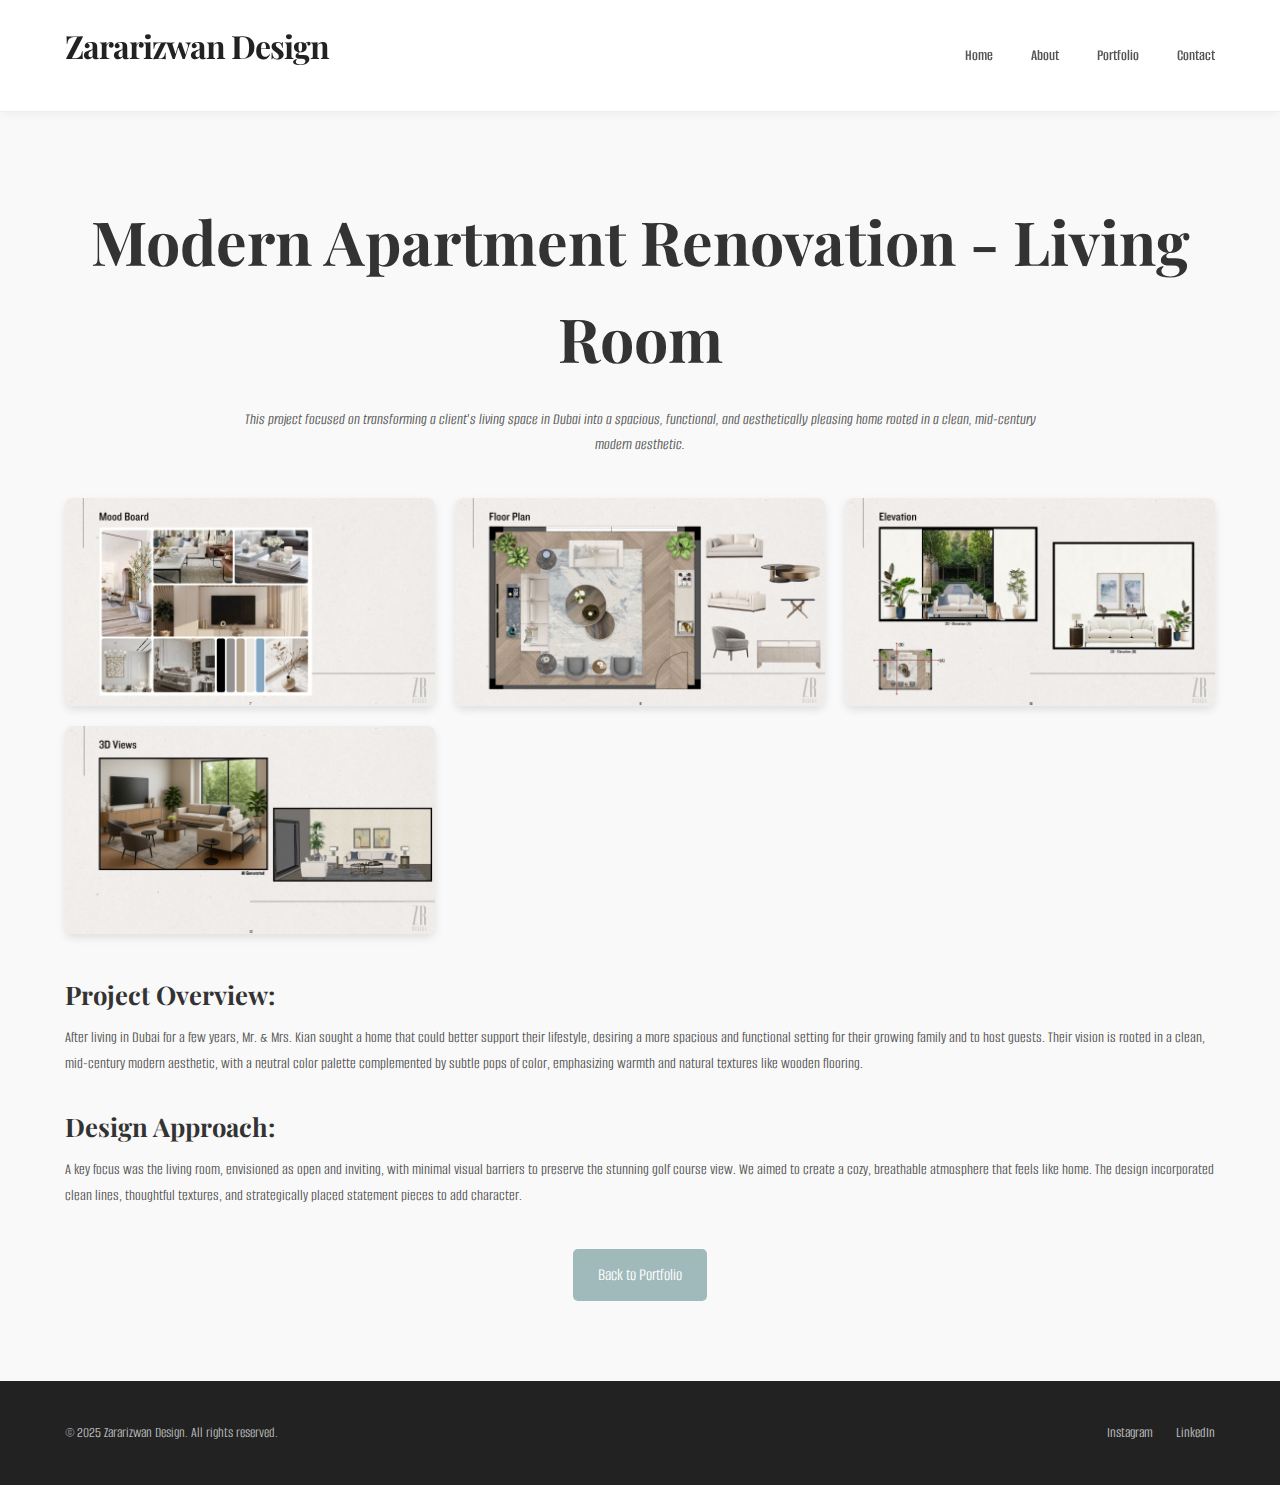
<file: project1-details.html>
<!DOCTYPE html>
<html lang="en">
<head>
    <meta charset="UTF-8">
    <meta name="viewport" content="width=device-width, initial-scale=1.0">
    <title>Modern Apartment Renovation - Project Details</title>
    <link rel="stylesheet" href="css/style.css">
    <link rel="preconnect" href="https://fonts.googleapis.com">
    <link rel="preconnect" href="https://fonts.gstatic.com" crossorigin>
    <link href="https://fonts.googleapis.com/css2?family=Montserrat:wght@400;600;700&family=Playfair+Display:ital,wght@0,400..900;1,400..900&display=swap" rel="stylesheet">
</head>
<body>

    <header>
        <div class="container">
            <a href="index.html" class="logo">Zararizwan Design</a> <nav>
                <ul>
                    <li><a href="index.html#hero">Home</a></li>
                    <li><a href="index.html#about">About</a></li>
                    <li><a href="index.html#portfolio">Portfolio</a></li>
                    <li><a href="index.html#contact">Contact</a></li>
                </ul>
            </nav>
        </div>
    </header>

    <main class="project-detail-page">
        <div class="container">
            <h1>Modern Apartment Renovation - Living Room</h1>
            <p class="project-intro">
                This project focused on transforming a client's living space in Dubai into a spacious, functional,
                and aesthetically pleasing home rooted in a clean, mid-century modern aesthetic.
            </p>

            <div class="detail-gallery">
                <img src="images/moodboard.jpg" alt="Mood Board - Angle 1">
                <img src="images/floorPlan.jpg" alt="Floor Plan - Angle 2">
                <img src="images/elevation.jpg" alt="Elevation - Detail Shot">
                <img src="images/3dviews.jpg" alt="3D views ">
                </div>

            <div class="project-description">
                <h3>Project Overview:</h3>
                <p>
                    After living in Dubai for a few years, Mr. & Mrs. Kian sought a home that could better support their lifestyle,
                    desiring a more spacious and functional setting for their growing family and to host guests.
                    Their vision is rooted in a clean, mid-century modern aesthetic, with a neutral color palette
                    complemented by subtle pops of color, emphasizing warmth and natural textures like wooden flooring.
                </p>
                <h3>Design Approach:</h3>
                <p>
                    A key focus was the living room, envisioned as open and inviting, with minimal visual barriers to preserve the stunning golf course view.
                    We aimed to create a cozy, breathable atmosphere that feels like home. The design incorporated clean lines, thoughtful textures, and strategically placed statement pieces to add character.
                </p>
                <a href="index.html#portfolio" class="btn">Back to Portfolio</a>
            </div>
        </div>
    </main>

    <footer>
        <div class="container">
            <p>&copy; 2025 Zararizwan Design. All rights reserved.</p>
            <div class="footer-social">
                <a href="https://instagram.com/zararizwandesign" target="_blank">Instagram</a>
                <a href="https://linkedin.com/in/zararizwan" target="_blank">LinkedIn</a>
            </div>
        </div>
    </footer>

</body>
</html>
</file>
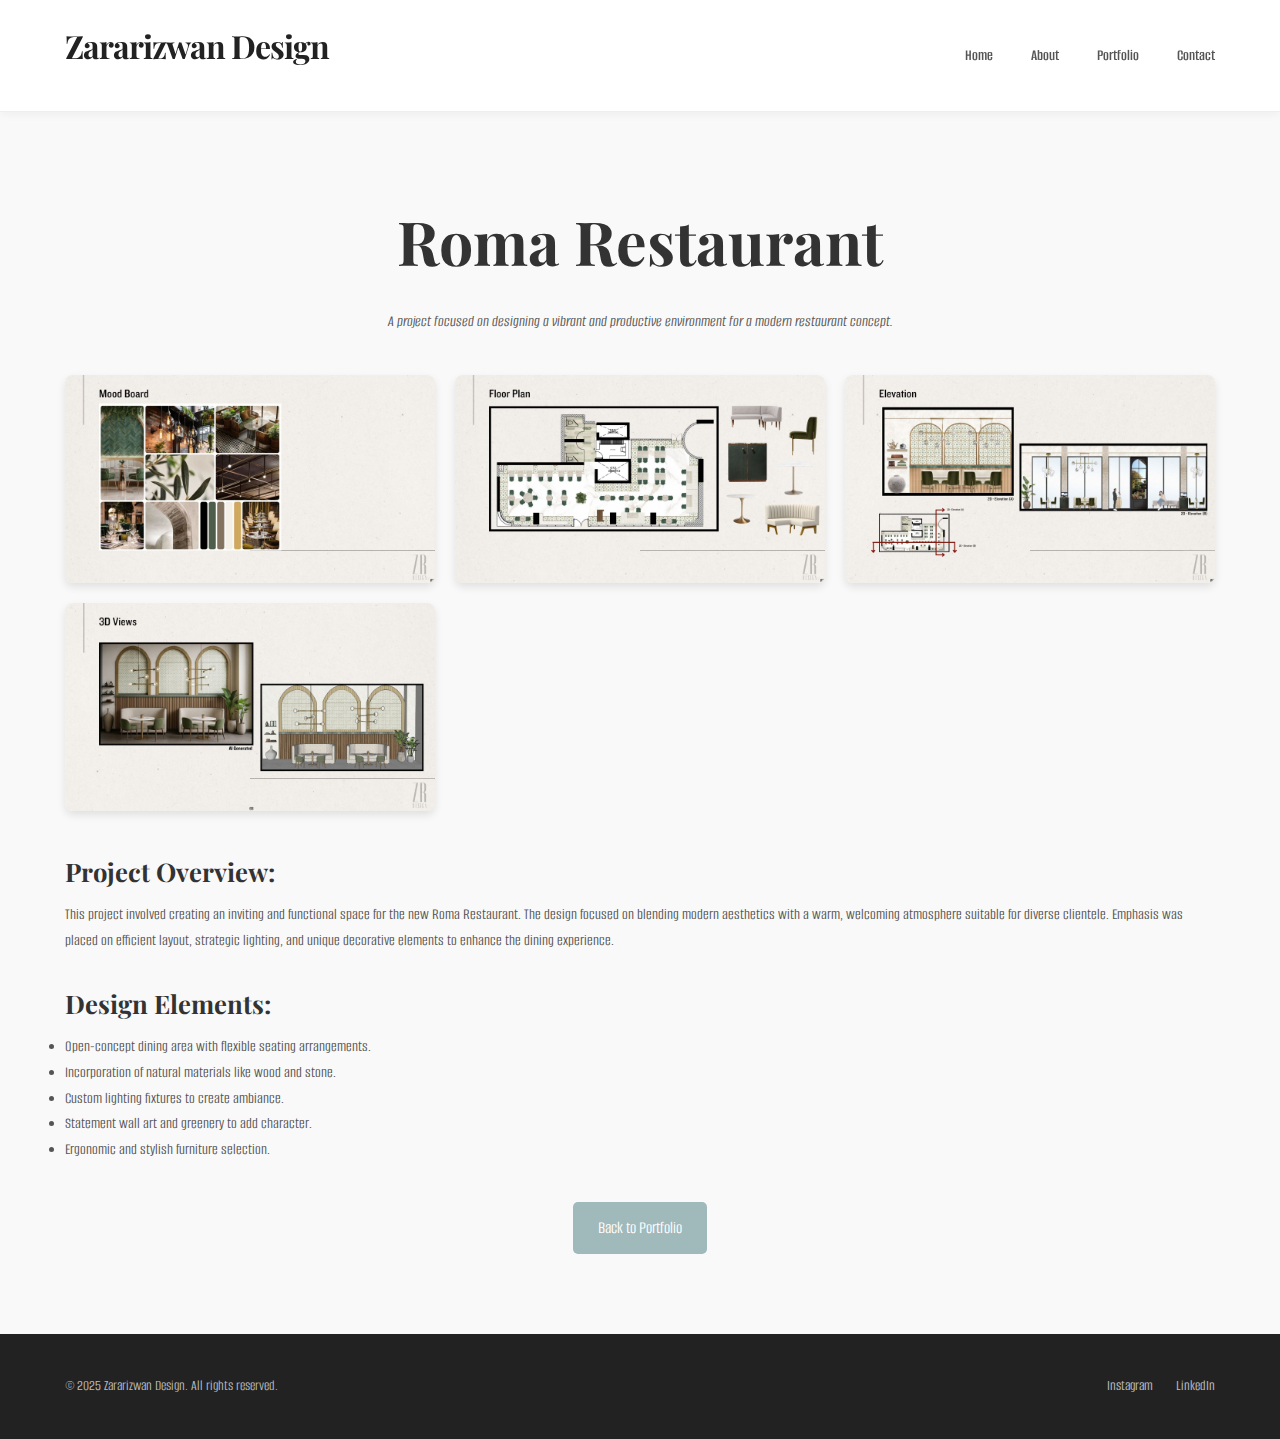
<file: roma-restaurant-details.html>
<!DOCTYPE html>
<html lang="en">
<head>
    <meta charset="UTF-8">
    <meta name="viewport" content="width=device-width, initial-scale=1.0">
    <title>Roma Restaurant - Project Details</title>
    <link rel="stylesheet" href="css/style.css">
    <link rel="preconnect" href="https://fonts.googleapis.com">
    <link rel="preconnect" href="https://fonts.gstatic.com" crossorigin>
    <link href="https://fonts.googleapis.com/css2?family=Montserrat:wght@400;600;700&family=Playfair+Display:ital,wght@0,400..900;1,400..900&display=swap" rel="stylesheet">
</head>
<body>

    <header>
        <div class="container">
            <a href="index.html" class="logo">Zararizwan Design</a> <nav>
                <ul>
                    <li><a href="index.html#hero">Home</a></li>
                    <li><a href="index.html#about">About</a></li>
                    <li><a href="index.html#portfolio">Portfolio</a></li>
                    <li><a href="index.html#contact">Contact</a></li>
                </ul>
            </nav>
        </div>
    </header>

    <main class="project-detail-page">
        <div class="container">
            <h1>Roma Restaurant </h1>
            <p class="project-intro">
                A project focused on designing a vibrant and productive environment for a modern restaurant concept.
            </p>

            <div class="detail-gallery">
                <img src="images/RomaMoodBoard.jpg" alt="Mood Board for Roma Restaurant">
                <img src="images/RomaFloorPlan.jpg" alt="Floor Plan of Roma Restaurant">
                <img src="images/RomaElevation.jpg" alt="Elevation Plan of Roma Restaurant">
                <img src="images/Roma3DViews.jpg" alt="3D Views of Roma Restaurant">
            </div>

            <div class="project-description">
                <h3>Project Overview:</h3>
                <p>
                    This project involved creating an inviting and functional space for the new Roma Restaurant. The design
                    focused on blending modern aesthetics with a warm, welcoming atmosphere suitable for diverse clientele.
                    Emphasis was placed on efficient layout, strategic lighting, and unique decorative elements to enhance the dining experience.
                </p>
                <h3>Design Elements:</h3>
                <ul>
                    <li>Open-concept dining area with flexible seating arrangements.</li>
                    <li>Incorporation of natural materials like wood and stone.</li>
                    <li>Custom lighting fixtures to create ambiance.</li>
                    <li>Statement wall art and greenery to add character.</li>
                    <li>Ergonomic and stylish furniture selection.</li>
                </ul>
                <a href="index.html#portfolio" class="btn">Back to Portfolio</a>
            </div>
        </div>
    </main>

    <footer>
        <div class="container">
            <p>&copy; 2025 Zararizwan Design. All rights reserved.</p>
            <div class="footer-social">
                <a href="https://instagram.com/zarariz_designs" target="_blank">Instagram</a>
                <a href="https://linkedin.com/in/zararizwan" target="_blank">LinkedIn</a>
            </div>
        </div>
    </footer>

</body>
</html>
</file>
<file: css/style.css>
/* Basic Reset: Make sure all browsers start from a clean slate */

@import url('https://fonts.googleapis.com/css2?family=Alumni+Sans:ital,wght@0,100..900;1,100..900&display=swap');
* {
    margin: 0; /* Remove default spacing around elements */
    padding: 0; /* Remove default padding inside elements */
    box-sizing: border-box; /* A super important rule for easy layout! */
}

/* General responsive image rule - ensure this is present */
img {
    max-width: 100%; /* Important: Images never overflow their parent */
    height: auto;    /* Important: Preserves aspect ratio */
    display: block;  /* Helps with layout and removes extra space below images */
}

/* Global Body Styles: Sets basic look for the entire page */
body {
    font-family: 'Alumni Sans', sans-serif; /* Use the Google Font we linked */
    line-height: 1.6; /* Spacing between lines of text */
    color: #333; /* Dark gray for text, easy to read */
    background-color: #f9f9f9; /* Very light gray background for the page */
}

/* Container: A common trick to keep content centered and readable */
.container {
    max-width: 1200px; /* Maximum width of your content area */
    margin: auto; /* Centers the container on the page */
    padding: 0 25px; /* Adds space on the left/right edges */
    overflow: hidden; /* Clears any elements that might float outside */
}

/* Headings (h1, h2, etc.): Make them stand out */
h1, h2, h3, h4, h5, h6, .logo { /* Apply the Playfair Display font */
    font-family: 'Playfair Display', serif;
    color: #222; /* Slightly darker than body text */
    margin-bottom: 20px;
}

h1 { font-size: 3.8em; } /* Large for the main title */
h2 { font-size: 2.8em; } /* Medium for section titles */
h3 { font-size: 1.6em; } /* Smaller for subheadings */

p {
    margin-bottom: 15px; /* Space below paragraphs */
}

/* Links: How links look */
a {
    color: #9B7B61; /* A sophisticated brownish-gold color for links */
    text-decoration: none; /* No underline by default */
    transition: color 0.3s ease; /* Smooth color change on hover */
}

a:hover {
    color: #7D614A; /* Darker shade on hover */
    text-decoration: underline; /* Add underline on hover */
}

/* Buttons: Make your call-to-action buttons pretty */
.btn {
    display: inline-block; /* Allows padding and margin */
    background: #9B7B61; /* Button background color */
    color: #fff; /* White text on button */
    padding: 12px 25px;
    border-radius: 5px; /* Slightly rounded corners */
    font-size: 1.1em;
    transition: background-color 0.3s ease, transform 0.2s ease; /* Smooth effects */
    border: none; /* No ugly border */
    cursor: pointer; /* Changes mouse cursor to a pointer */
}

.btn:hover {
    background: #7D614A; /* Darker background on hover */
    transform: translateY(-2px); /* Makes button lift slightly */
    text-decoration: none; /* No underline on hover */
}

.btn-small {
    padding: 8px 15px; /* Smaller padding for smaller buttons */
    font-size: 0.9em;
    border-radius: 4px;
}

/* Sections: Give each major part of your page consistent spacing */
section {
    padding: 100px 0; /* Top and bottom spacing for sections */
    text-align: center; /* Centers content within sections */
}
#about, #contact { /* Alternate background for visual separation */
    background-color: #ffffff;
}
#portfolio {
    background-color: #f2f2f2;
}

/* Header Styling: How the top bar looks */
header {
    background: #fff;
    padding: 20px 0;
    border-bottom: 1px solid #eee; /* Thin line at the bottom */
    position: sticky; /* Makes header stick to the top when scrolling */
    top: 0; /* Sticks to the very top */
    z-index: 1000; /* Ensures header is always on top of other content */
    box-shadow: 0 2px 10px rgba(0,0,0,0.05); /* Subtle shadow for depth */
}

header .container {
    display: flex; /* Uses Flexbox for easy arrangement */
    justify-content: space-between; /* Puts logo on left, nav on right */
    align-items: center; /* Centers items vertically */
}

header .logo {
    font-size: 2em;
    font-weight: bold;
    color: #222;
    letter-spacing: -1px; /* Slightly tightens letters */
}

header nav ul {
    list-style: none; /* Removes bullet points from nav links */
}

header nav ul li {
    display: inline-block; /* Makes nav links go horizontally */
    margin-left: 35px; /* Space between nav links */
}

header nav ul li a {
    color: #555;
    font-weight: 600;
    padding-bottom: 5px;
    border-bottom: 2px solid transparent; /* For a cool hover effect */
    transition: all 0.3s ease;
}

header nav ul li a:hover {
    color: #9B7B61; /* Link color on hover */
    border-bottom: 2px solid #9B7B61; /* Underline effect on hover */
}

/* Hero Section Styling: The big intro part */
#hero {
    /* Overlay a white gradient then add a background image */
    background: linear-gradient(rgba(255,255,255,0.8), rgba(255,255,255,0.8)), url('../img/hero-background.jpg') no-repeat center center/cover;

    background-size: cover;
    background-position: center;
    background-repeat: no-repeat;
    height: 100vh;
    display: flex;
    flex-direction: column; /* Stack items vertically */
    align-items: center;
    justify-content: center;
    text-align: center;
    color: #333;
    padding: 20px;


}


#hero img {
    max-width: 200px; /* Adjust the maximum width of the logo */
    height: auto; /* Maintain aspect ratio */
    margin-bottom: 20px; /* Add space below the logo */
    display: block; /* Prevent inline spacing issues */
}

#hero .container {
    max-width: 900px;
}

#hero h1 {
    font-size: 4.8em;
    line-height: 1.1;
    margin-bottom: 25px;
    color: #222;
}

#hero p {
    font-size: 1.8em;
    color: #666;
    margin-bottom: 40px;
    max-width: 700px;
    margin-left: auto;
    margin-right: auto;
}

/* About Section Styling: Zara's profile and skills */
#about .profile-img {
    width: 950px;
    height: 650px;
    border-radius: 0%; /* Makes the image perfectly round */
    object-fit: cover; /* Crops image to fit the circle without distortion */
    margin-bottom: 40px;
    border: 8px solid #f2f2f2; /* A border around the image */
    box-shadow: 0 8px 20px rgba(0,0,0,0.1); /* Soft shadow */
}

#about p {
    font-size: 1.15em;
    max-width: 900px;
    margin: 0 auto 30px auto; /* Centers paragraph horizontally */
    line-height: 1.7;
}

.skills-list {
    list-style: none;
    display: flex; /* Arranges skills horizontally */
    flex-wrap: wrap; /* Allows skills to wrap to next line on small screens */
    justify-content: center; /* Centers skills */
    gap: 15px; /* Space between skill items */
    margin-top: 30px;
}

.skills-list li {
    background: #e9e9e9;
    padding: 10px 20px;
    border-radius: 25px; /* Rounded pill shape */
    font-size: 0.95em;
    color: #666;
    font-weight: bold;
    box-shadow: 0 2px 5px rgba(0,0,0,0.05);
}

/* Portfolio Section Styling: The project grid */
.portfolio-grid {
    display: grid; /* Uses CSS Grid for a powerful, responsive layout */
    grid-template-columns: repeat(auto-fit, minmax(350px, 1fr)); /* Auto-fits items, min 350px wide, max 1fr of available space */
    gap: 40px; /* Space between grid items */
    margin-top: 60px;
}

.portfolio-item {
    background: #fff;
    border-radius: 10px;
    box-shadow: 0 10px 30px rgba(0,0,0,0.1); /* More noticeable shadow */
    overflow: hidden; /* Hides content outside the rounded corners */
    transition: transform 0.3s ease, box-shadow 0.3s ease; /* Smooth effects on hover */
    text-align: left; /* Text aligns left within each project box */
}

.portfolio-item:hover {
    transform: translateY(-8px); /* Lifts the box slightly */
    box-shadow: 0 15px 40px rgba(0,0,0,0.15); /* Stronger shadow on hover */
}

.portfolio-item img {
    width: 100%; /* Image fills its container */
    height: 280px; /* Fixed height for consistent look */
    object-fit: cover; /* Crops image to fit without distortion */
    display: block; /* Removes extra space below image */
    border-bottom: 1px solid #eee;
}

.portfolio-item h3 {
    margin: 25px 25px 10px;
    color: #333;
    font-size: 1.8em;
}

.portfolio-item p {
    font-size: 1em;
    color: #777;
    margin: 0 25px 25px;
    line-height: 1.6;
}

.portfolio-item .btn-small {
    margin: 0 25px 25px; /* Position the button */
}

/* Contact Section Styling: The form and contact info */
#contact form {
    max-width: 650px;
    margin: 50px auto 0 auto;
    display: flex;
    flex-direction: column; /* Stacks form elements vertically */
    gap: 25px; /* Space between form elements */
}

#contact form input[type="text"],
#contact form input[type="email"],
#contact form textarea {
    width: 100%;
    padding: 18px;
    border: 1px solid #ddd;
    border-radius: 8px;
    font-size: 1.1em;
    transition: border-color 0.3s ease, box-shadow 0.3s ease;
}

#contact form input[type="text"]:focus, /* What happens when you click on the input field */
#contact form input[type="email"]:focus,
#contact form textarea:focus {
    border-color: #9B7B61;
    box-shadow: 0 0 0 3px rgba(155, 123, 97, 0.2); /* Subtle glow */
    outline: none; /* Removes default ugly browser outline */
}

#contact form button {
    padding: 18px 40px;
    font-size: 1.2em;
    align-self: center; /* Centers the button horizontally */
}

.social-links {
    margin-top: 40px;
    display: flex;
    justify-content: center;
    gap: 25px;
}

.social-links a {
    font-size: 1.2em;
    color: #9B7B61;
    font-weight: 600;
}

/* Footer Styling: The bottom part of the page */
footer {
    background: #222; /* Dark background */
    color: #bbb; /* Light gray text */
    padding: 40px 0;
    font-size: 0.95em;
}

footer .container {
    display: flex;
    justify-content: space-between;
    align-items: center;
    flex-wrap: wrap;
    gap: 15px;
}

footer p {
    margin: 0;
}

.footer-social a {
    color: #fff;
    margin-left: 20px;
    opacity: 0.7; /* Slightly faded */
    transition: opacity 0.3s ease;
}

.footer-social a:hover {
    opacity: 1; /* Fully visible on hover */
    text-decoration: none;
}

/* --- Media Queries for Responsiveness: Makes your site look good on all devices! --- */

/* Tablets (e.g., up to 1024px wide) */
@media (max-width: 1024px) {
    .container {
        padding: 0 20px;
    }

    #hero h1 {
        font-size: 3.5em;
    }

    #hero p {
        font-size: 1.4em;
    }

    .portfolio-grid {
        grid-template-columns: repeat(auto-fit, minmax(300px, 1fr));
        gap: 30px;
    }
}

/* Smaller Tablets & Large Phones (e.g., up to 768px wide) */
@media (max-width: 768px) {
    header .container {
        flex-direction: column; /* Stacks logo and nav vertically */
        text-align: center;
    }

    header nav ul {
        margin-top: 20px;
        display: flex;
        justify-content: center;
        flex-wrap: wrap; /* Allows nav items to wrap */
    }

    header nav ul li {
        margin: 0 15px 10px; /* Adjust spacing and add bottom margin for wrapping */
    }

    section {
        padding: 70px 0;
    }

    #hero {
        min-height: 450px;
    }
    #hero h1 {
        font-size: 2.8em;
    }
    #hero p {
        font-size: 1.1em;
    }

    #about .profile-img {
        width: 200px;
        height: 200px;
    }

    #about p {
        font-size: 1em;
        max-width: 90%;
    }

    .portfolio-item h3 {
        font-size: 1.5em;
    }

    .portfolio-item p {
        font-size: 0.9em;
    }

    footer .container {
        flex-direction: column;
        gap: 15px;
    }
    .footer-social a {
        margin: 0 10px;
    }
}

/* Mobile Phones (e.g., up to 480px wide) */
@media (max-width: 480px) {
    header .logo {
        font-size: 1.8em;
    }

    header nav ul li {
        margin: 0 10px 10px;
    }

    #hero {
        padding: 50px 0;
    }
    #hero h1 {
        font-size: 2.2em;
    }
    #hero p {
        font-size: 0.95em;
    }

    h2 {
        font-size: 2em;
    }

    .portfolio-grid {
        grid-template-columns: 1fr; /* Single column layout for mobiles */
        gap: 25px;
    }

    .portfolio-item {
        margin: 0 10px; /* Add horizontal margin to items */
    }

    #contact form {
        padding: 0 15px;
    }

    #contact form button {
        width: 90%;
        margin-left: auto;
        margin-right: auto;
    }

    .social-links {
        flex-direction: column;
        gap: 10px;
    }
}
/* css/style.css */

/* --- Project Detail Page Specific Styles --- */
.project-detail-page {
    padding: 80px 0; /* Adjust top padding to clear header */
    line-height: 1.6;
    color: #555;
}

.project-detail-page h1 {
    font-family: 'Playfair Display', serif;
    text-align: center;
    margin-bottom: 20px;
    color: #333;
}

.project-detail-page .project-intro {
    font-style: italic;
    text-align: center;
    max-width: 800px;
    margin: 0 auto 40px;
}


.detail-gallery {
    display: grid;
    grid-template-columns: repeat(auto-fit, minmax(300px, 1fr));
    gap: 20px;
    margin-bottom: 40px;
}

.detail-gallery img {
    width: 900%; /* Ensures image takes full width of its grid column */
    height: auto; /* IMPORTANT: Allows image to maintain its original aspect ratio */
    object-fit: contain; /* Ensures the entire image is visible, no cropping, may leave empty space */
    display: block; /* Removes any extra space below the image */
    border-radius: 8px;
    box-shadow: 0 4px 8px rgba(0,0,0,0.1);
}

.project-description h3 {
    font-family: 'Playfair Display', serif;
    color: #333;
    margin-top: 30px;
    margin-bottom: 10px;
}

.project-description p {
    margin-bottom: 15px;
}

.project-detail-page .btn {
    display: block;
    width: fit-content;
    margin: 40px auto 0;
    padding: 12px 25px;
    background-color: #A0B9BA; /* Example button color */
    color: white;
    text-decoration: none;
    border-radius: 5px;
    transition: background-color 0.3s ease;
}

.project-detail-page .btn:hover {
    background-color: #8C9F9F;
}

/* css/style.css */

/* ... (your existing CSS before this point, including the main .detail-gallery rule) ... */

/* --- Add this new section at the bottom of your style.css file --- */

@media (max-width: 576px) { /* This media query targets screens up to 576 pixels wide (common phone breakpoint) */
    .detail-gallery {
        /* Force a single column for very small screens */
        grid-template-columns: 1fr;
        /* Adjust the gap for smaller screens if desired */
        gap: 15px;
        /* Add some horizontal padding to prevent images from touching the screen edges */
        padding: 0 15px; /* Top/bottom padding 0, left/right padding 15px */
    }

    /* You might also want to adjust padding for the main container on project detail pages */
    .project-detail-page .container {
        padding-left: 20px;
        padding-right: 20px;
    }
}

/* Optional: For tablets or slightly larger phones (between 577px and 768px) */
/* If you want two columns on some phones but not very small ones, you can add another media query */
/*
@media (min-width: 577px) and (max-width: 768px) {
    .detail-gallery {
        grid-template-columns: repeat(auto-fit, minmax(150px, 1fr));
        gap: 15px;
    }
}
*/
</file>
